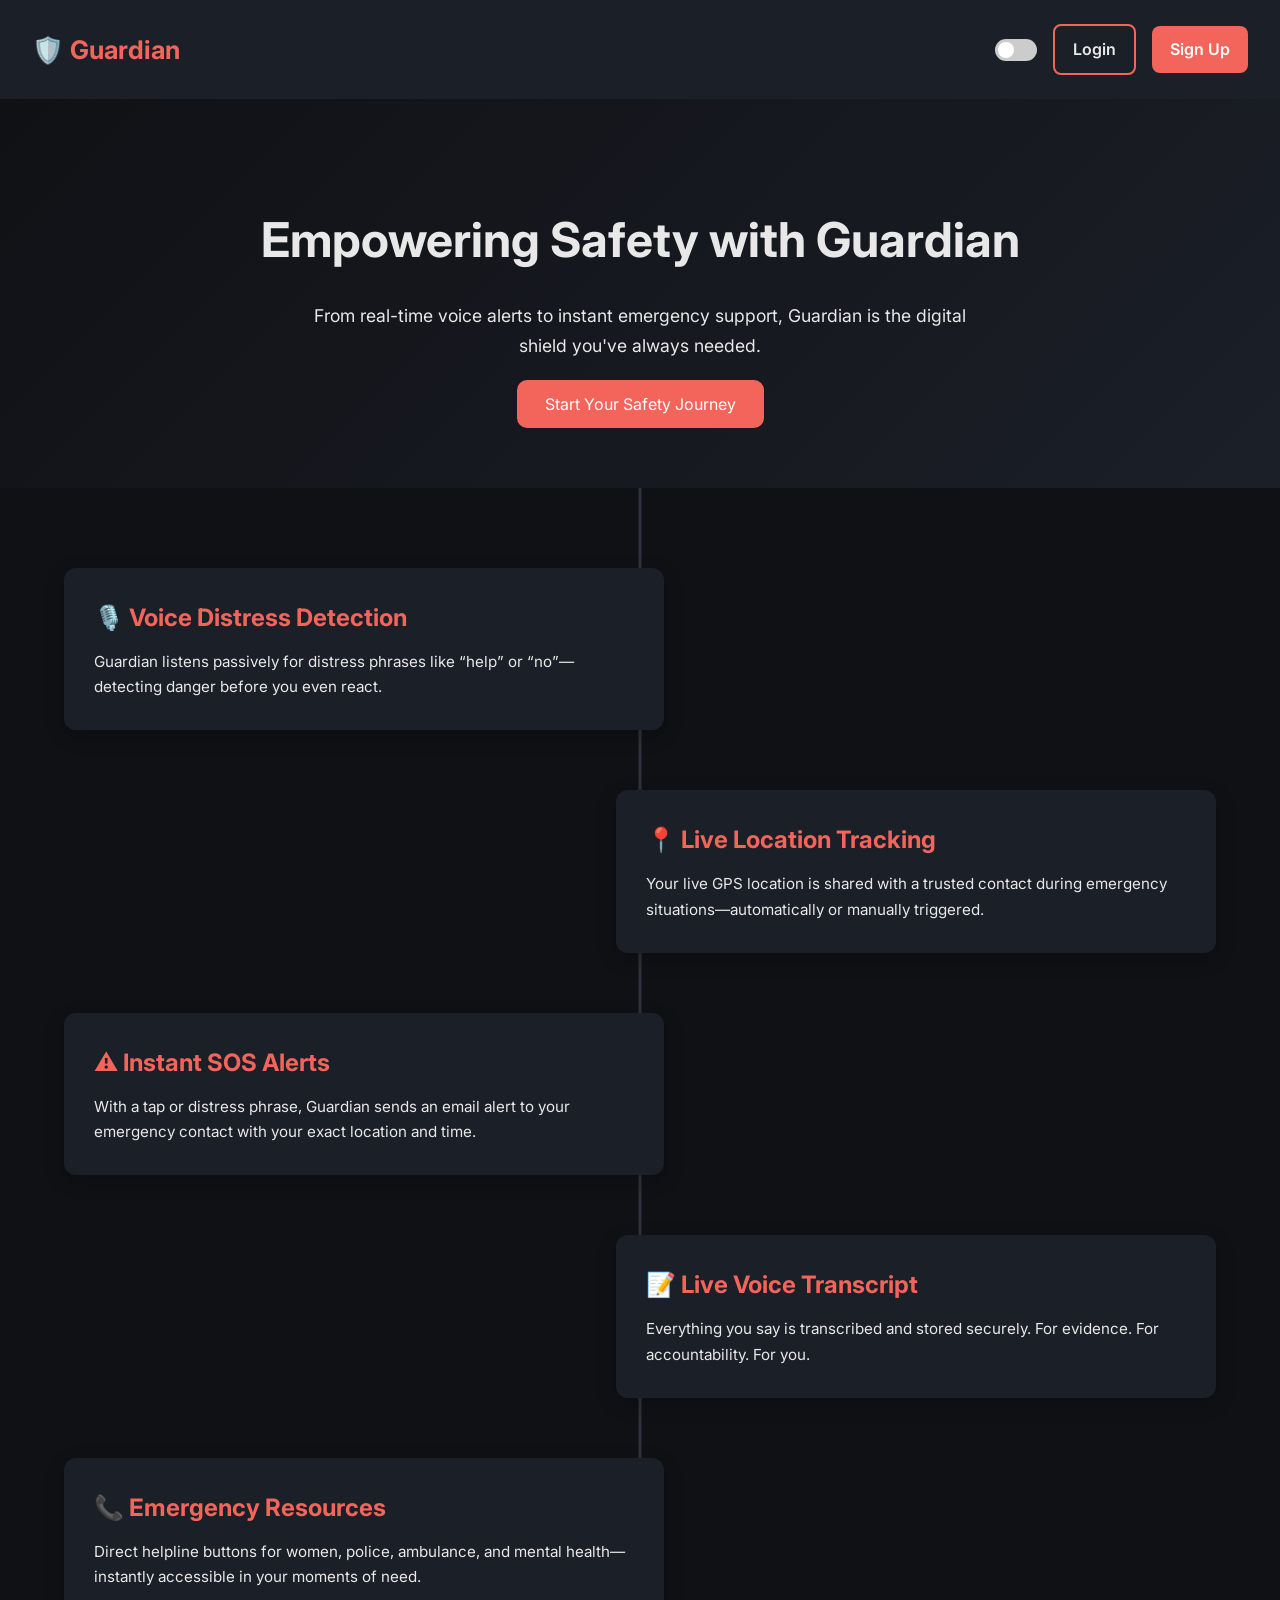
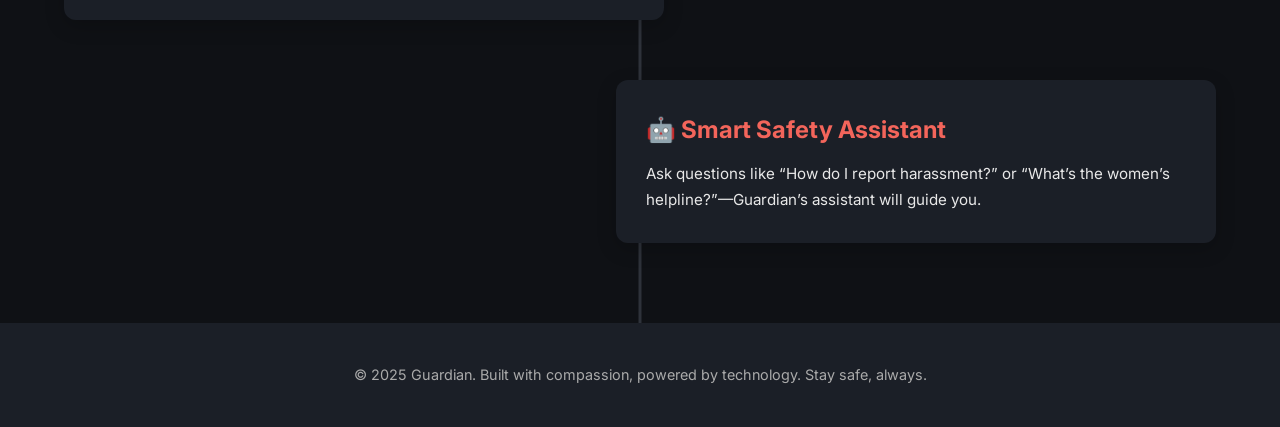
<file: landing.html>
<!DOCTYPE html>
<html lang="en" data-theme="dark">
<head>
  <meta charset="UTF-8" />
  <meta name="viewport" content="width=device-width, initial-scale=1.0"/>
  <title>Guardian – Safety Redefined</title>
  <link href="https://fonts.googleapis.com/css2?family=Inter:wght@400;600;700&display=swap" rel="stylesheet">
  <link rel="stylesheet" href="landing.css" />
</head>
<body>

  <!-- Navigation -->
  <nav class="navbar">
    <div class="logo">🛡️ Guardian</div>
    <div class="nav-right">
      <label class="toggle-switch">
        <input type="checkbox" id="themeToggle" />
        <span class="slider"></span>
      </label>
      <a href="login.html" class="nav-btn">Login</a>
      <a href="signup.html" class="nav-btn primary">Sign Up</a>
    </div>
  </nav>

  <!-- Hero -->
  <header class="hero">
    <h1>Empowering Safety with Guardian</h1>
    <p>From real-time voice alerts to instant emergency support, Guardian is the digital shield you've always needed.</p>
    <a href="signup.html" class="cta-btn">Start Your Safety Journey</a>
  </header>

  <!-- Timeline Scroll Flow -->
  <section class="timeline">
    <div class="timeline-block reveal">
      <h2>🎙️ Voice Distress Detection</h2>
      <p>Guardian listens passively for distress phrases like “help” or “no”—detecting danger before you even react.</p>
    </div>
    <div class="timeline-block reveal">
      <h2>📍 Live Location Tracking</h2>
      <p>Your live GPS location is shared with a trusted contact during emergency situations—automatically or manually triggered.</p>
    </div>
    <div class="timeline-block reveal">
      <h2>⚠️ Instant SOS Alerts</h2>
      <p>With a tap or distress phrase, Guardian sends an email alert to your emergency contact with your exact location and time.</p>
    </div>
    <div class="timeline-block reveal">
      <h2>📝 Live Voice Transcript</h2>
      <p>Everything you say is transcribed and stored securely. For evidence. For accountability. For you.</p>
    </div>
    <div class="timeline-block reveal">
      <h2>📞 Emergency Resources</h2>
      <p>Direct helpline buttons for women, police, ambulance, and mental health—instantly accessible in your moments of need.</p>
    </div>
    <div class="timeline-block reveal">
      <h2>🤖 Smart Safety Assistant</h2>
      <p>Ask questions like “How do I report harassment?” or “What’s the women’s helpline?”—Guardian’s assistant will guide you.</p>
    </div>
  </section>

  <!-- Footer -->
  <footer>
    <p>© 2025 Guardian. Built with compassion, powered by technology. Stay safe, always.</p>
  </footer>

  <!-- Scroll reveal + Theme Toggle -->
  <script>
    // Scroll reveal
    const reveals = document.querySelectorAll('.reveal');
    window.addEventListener('scroll', () => {
      for (let i = 0; i < reveals.length; i++) {
        const windowHeight = window.innerHeight;
        const revealTop = reveals[i].getBoundingClientRect().top;
        if (revealTop < windowHeight - 100) {
          reveals[i].classList.add('active');
        }
      }
    });

    // Dark/light theme toggle
    const toggle = document.getElementById('themeToggle');
    toggle.addEventListener('change', () => {
      document.documentElement.setAttribute('data-theme', toggle.checked ? 'light' : 'dark');
    });
  </script>

</body>
</html>
</file>
<file: landing.css>
:root {
    --bg-color: #0f1115;
    --fg-color: #e8e8e8;
    --card-bg: #1b1f27;
    --accent: #f3655b;
    --timeline-line: #2e323a;
  }
  
  [data-theme="light"] {
    --bg-color: #ffffff;
    --fg-color: #111;
    --card-bg: #f1f1f1;
    --accent: #f3655b;
    --timeline-line: #ddd;
  }
  
  * {
    margin: 0;
    padding: 0;
    box-sizing: border-box;
    font-family: 'Inter', sans-serif;
  }
  
  body {
    background-color: var(--bg-color);
    color: var(--fg-color);
    line-height: 1.7;
  }
  
  .navbar {
    display: flex;
    justify-content: space-between;
    align-items: center;
    padding: 1.5rem 2rem;
    background-color: var(--card-bg);
    box-shadow: 0 2px 12px rgba(0,0,0,0.2);
  }
  
  .logo {
    font-size: 1.6rem;
    font-weight: 700;
    color: var(--accent);
  }
  
  .nav-right {
    display: flex;
    align-items: center;
    gap: 1rem;
  }
  
  .nav-btn {
    padding: 10px 18px;
    font-weight: 600;
    border-radius: 8px;
    text-decoration: none;
    color: var(--fg-color);
    border: 2px solid var(--accent);
    transition: 0.3s;
  }
  
  .nav-btn:hover {
    background-color: var(--accent);
    color: white;
  }
  
  .nav-btn.primary {
    background-color: var(--accent);
    color: white;
    border: none;
  }
  
  .hero {
    text-align: center;
    padding: 100px 20px 70px;
    background: linear-gradient(135deg, var(--bg-color), var(--card-bg));
  }
  
  .hero h1 {
    font-size: 3rem;
    margin-bottom: 20px;
  }
  
  .hero p {
    max-width: 700px;
    margin: 0 auto 30px;
    font-size: 1.1rem;
  }
  
  .cta-btn {
    padding: 14px 28px;
    font-size: 1rem;
    background-color: var(--accent);
    color: white;
    text-decoration: none;
    border-radius: 10px;
    transition: 0.3s;
  }
  
  .cta-btn:hover {
    background-color: #e05248;
  }
  
  .timeline {
    padding: 80px 5vw;
    display: flex;
    flex-direction: column;
    gap: 60px;
    position: relative;
  }
  
  .timeline::before {
    content: '';
    position: absolute;
    top: 0;
    left: 50%;
    width: 3px;
    height: 100%;
    background-color: var(--timeline-line);
    transform: translateX(-50%);
    z-index: 0;
  }
  
  .timeline-block {
    background: var(--card-bg);
    padding: 30px;
    border-radius: 12px;
    max-width: 600px;
    position: relative;
    z-index: 1;
    box-shadow: 0 6px 20px rgba(0,0,0,0.2);
    transition: transform 0.4s ease, opacity 0.4s ease;
    opacity: 0;
    transform: translateY(60px);
  }
  
  .timeline-block:nth-child(even) {
    align-self: flex-end;
  }
  
  .timeline-block.active {
    opacity: 1;
    transform: translateY(0);
  }
  
  .timeline-block h2 {
    color: var(--accent);
    margin-bottom: 10px;
  }
  
  .timeline-block p {
    font-size: 0.95rem;
  }
  
  footer {
    text-align: center;
    padding: 40px 10px;
    font-size: 0.9rem;
    color: #aaa;
    background-color: var(--card-bg);
  }
  
  /* Dark mode toggle switch */
  .toggle-switch {
    position: relative;
    width: 42px;
    height: 22px;
  }
  .toggle-switch input {
    opacity: 0;
    width: 0;
    height: 0;
  }
  .slider {
    position: absolute;
    top: 0; left: 0;
    right: 0; bottom: 0;
    background-color: #ccc;
    border-radius: 34px;
    transition: .3s;
  }
  .slider::before {
    content: "";
    position: absolute;
    height: 16px;
    width: 16px;
    left: 3px;
    bottom: 3px;
    background-color: white;
    border-radius: 50%;
    transition: .3s;
  }
  input:checked + .slider {
    background-color: #4caf50;
  }
  input:checked + .slider::before {
    transform: translateX(20px);
  }
</file>
